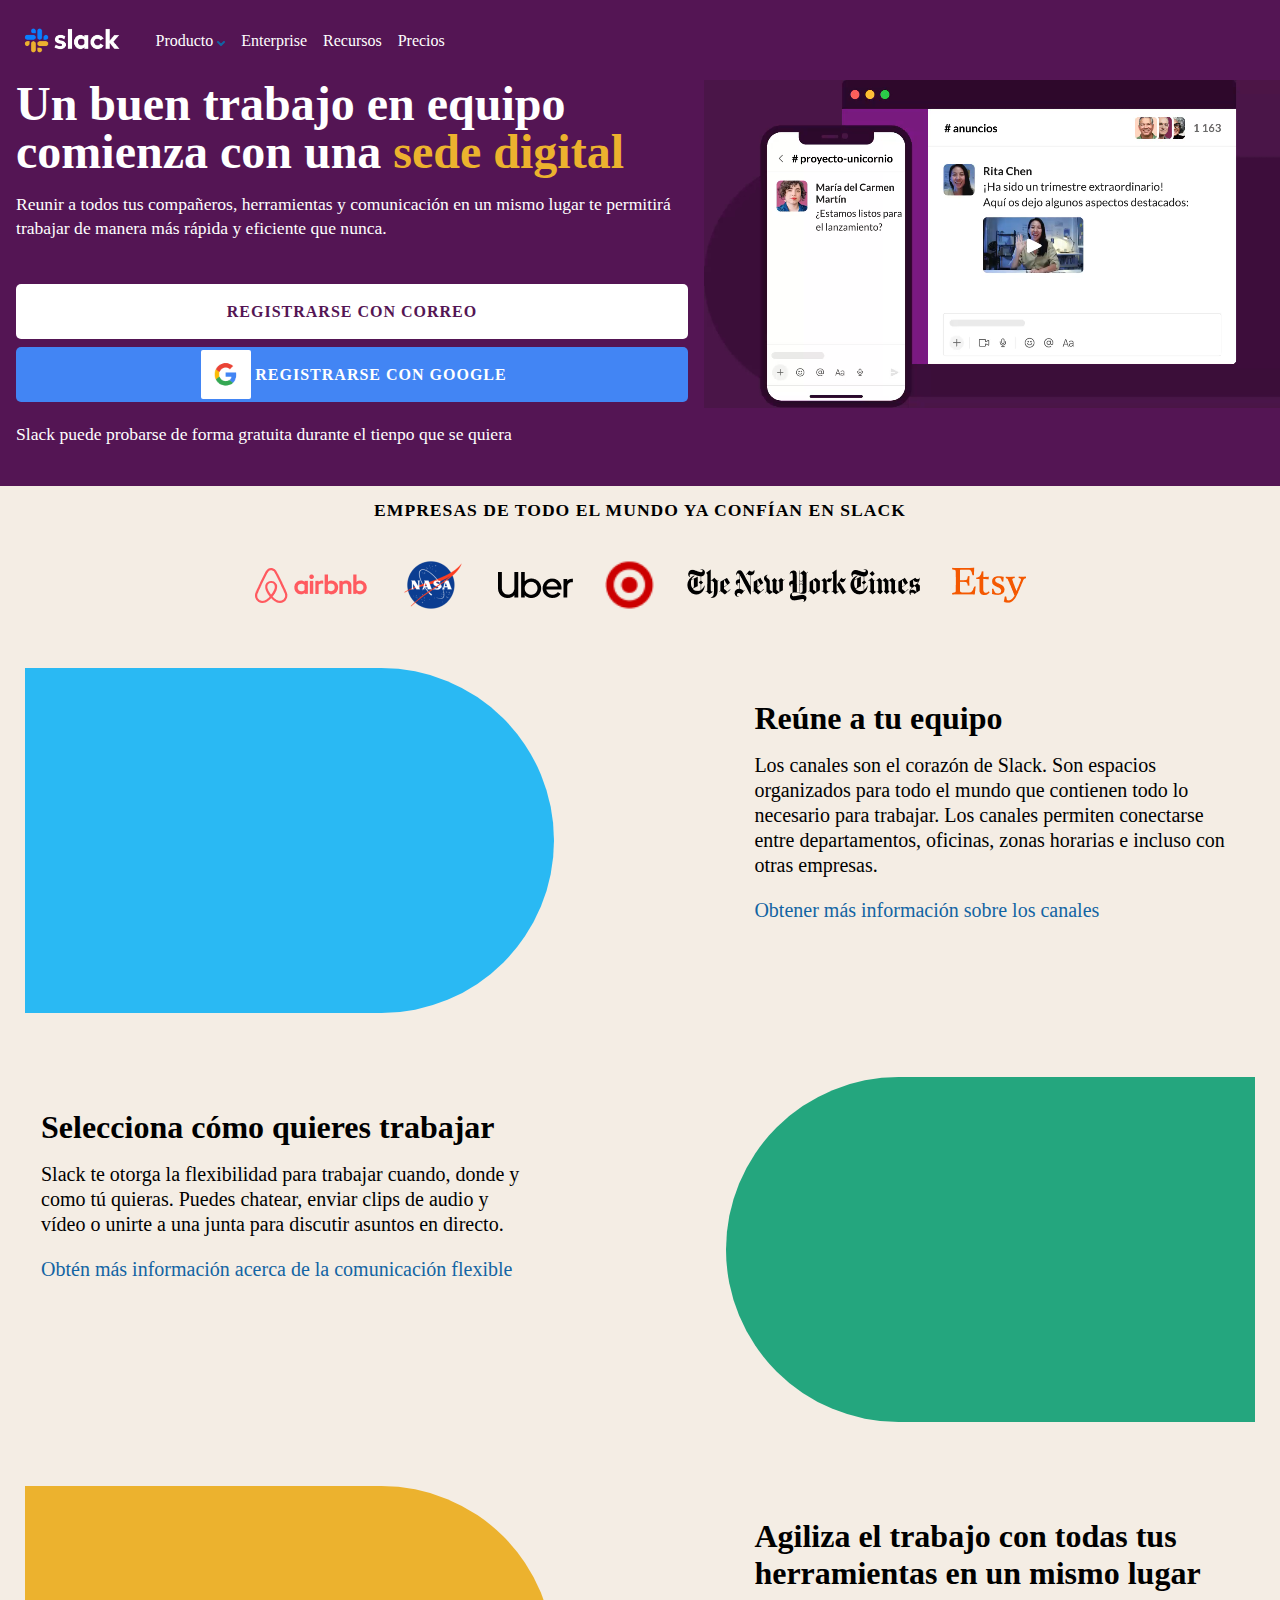
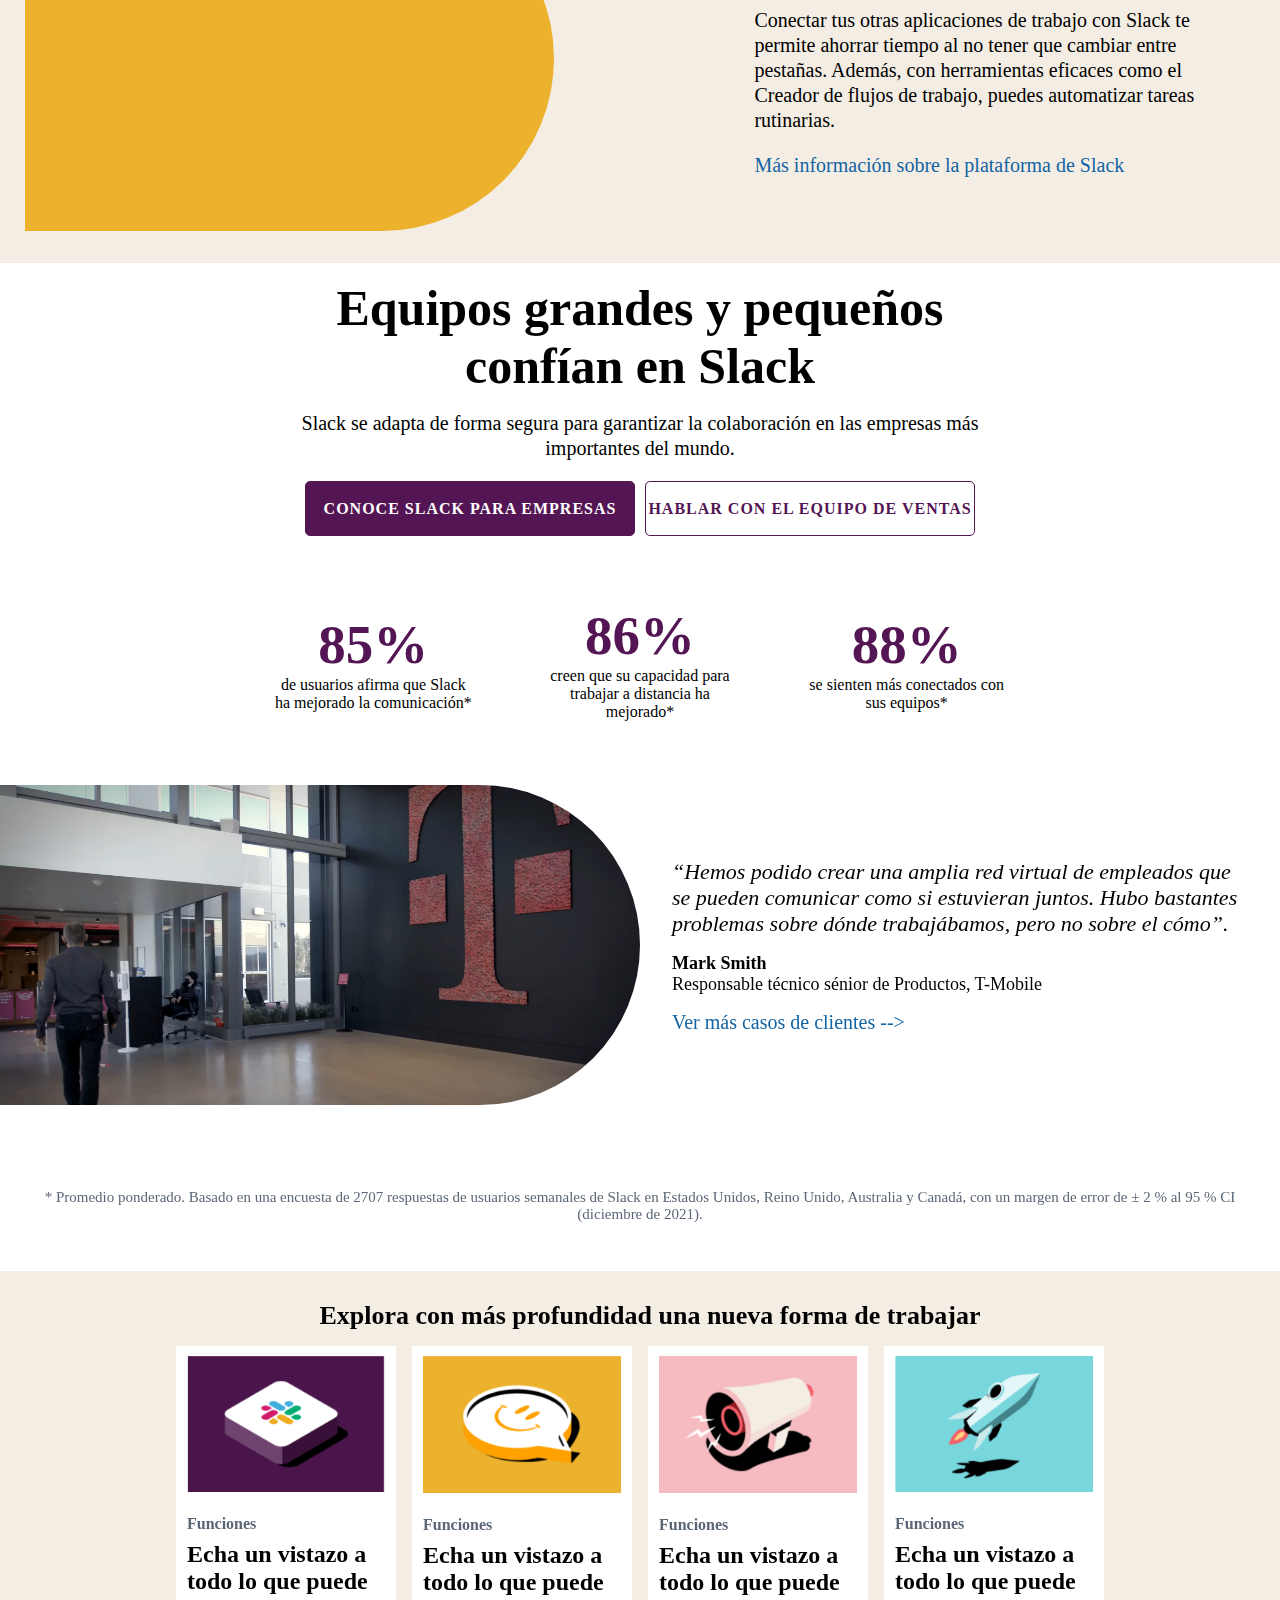
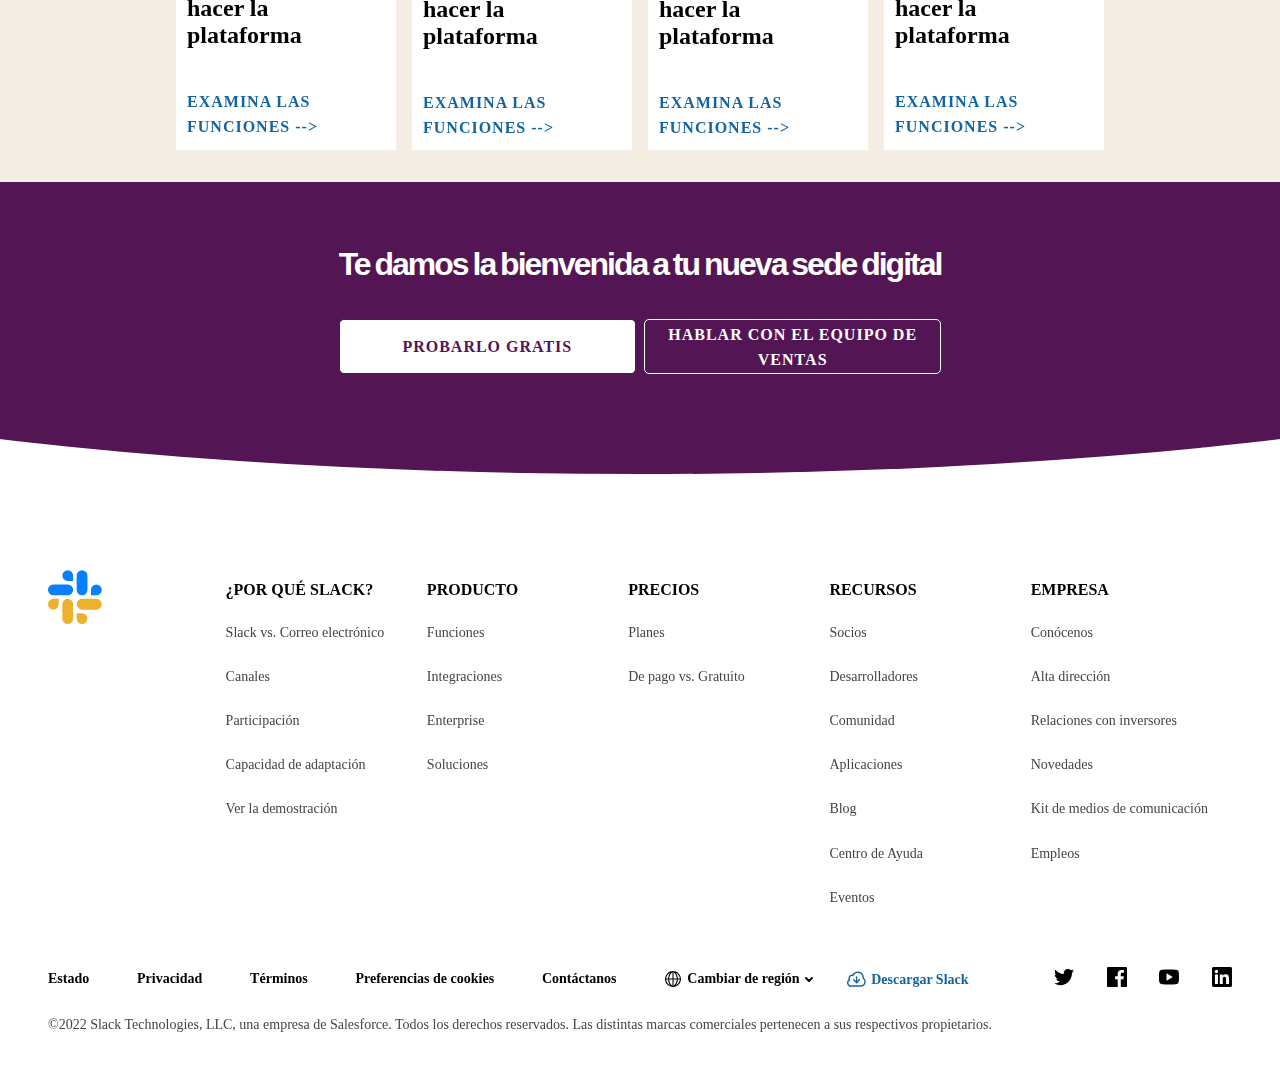
<file: slack/index.html>
<!DOCTYPE html>
<html lang="en">
  <head>
    <meta charset="UTF-8" />
    <meta http-equiv="X-UA-Compatible" content="IE=edge" />
    <meta name="viewport" content="width=device-width, initial-scale=1.0" />
    <link rel="stylesheet" href="./styles/index.css" />
    <title>Slack es tu sede digital | Slack</title>
  </head>
  <body>
  <div id="root">
      <header class="header">
        <div class="container">
          <!-- NAVBAR -->
          <nav class="nav">
            <div class="nav__logo">
              <img src="./assets/icons/logo-purple.png" alt="slack logo" />
            </div>
            <ul class="nav__list">
              <li class="nav__list--items"><a href="#">Producto</a>
                <span><img src="./assets/icons/chevron_down_small.svg" alt="icono flecha desplegable" srcset=""></span>
              </li>
              <li class="nav__list--items"><a href="#">Enterprise</a></li>
              <li class="nav__list--items"><a href="#">Recursos</a></li>
              <li class="nav__list--items"><a href="#">Precios</a></li>
            </ul>
            <div class="nav__hamburger">
              <span></span>
            </div>
          </nav>
          <!-- BILLBOARD -->
          <section class="billboard">
            <div class="billboard-content">
              <h1 class="billboard__title">
                Un buen trabajo en equipo comienza con una
                <span>sede digital</span>
              </h1>
              <p class="billboard__caption">
                Reunir a todos tus compañeros, herramientas y comunicación en un
                mismo lugar te permitirá trabajar de manera más rápida y eficiente
                que nunca.
              </p>
              <div class="billboard-register">
                <a href="#" class="billboard-register__btn"
                  >registrarse con correo</a
                >
                <a href="#" class="billboard-register__btn google"
                  ><div class="google__icon">
                    <img src="./assets/icons/logo-google.png" alt="logo de google">
                  </div>
                  registrarse con google</a
                >
                <p class="billboard__caption">
                  Slack puede probarse de forma gratuita durante el tienpo que se quiera
                </p>
              </div>
            </div>
            <div class="billboard__graphic">
              <video loop autoplay muted>
                <source src="./assets/videos/header.mp4" 
                type="video/mp4"
                >
              </video>
            </div>
          </section>
        </div>
      </header>
      <!-- MAIN -->
      <main class="hero">
        <section class="hero-companies">
          <div class="container">
            <h2>EMPRESAS DE TODO EL MUNDO YA CONFÍAN EN SLACK</h2>
          <div class="hero-companies__logos">
            <span>
              <img src="./assets/icons/airbnb-logo.png" alt="airbnb logo" />
            </span>
            <span>
              <img src="./assets/icons/logo-nasa.png" alt="nasa logo" />
            </span>
            <span>
              <img src="./assets/icons/uber.png" alt="uber logo" />
            </span>
            <span>
              <img src="./assets/icons/target-logo.png" alt="target logo" />
            </span>
            <span>
              <img src="./assets/icons/nyt.png" alt="new york times logo" />
            </span>
            <span>
              <img src="./assets/icons/logo-etsy.png" alt="etsy logo" />
            </span>
          </div>
          </div>
        </section>
        <section class="hero-channels hero-block">
          <div class="container">
            <div class="hero__img"></div>
            <div class="hero__content">
              <h2>Reúne a tu equipo</h2>
              <p>
                Los canales son el corazón de Slack. Son espacios organizados para
                todo el mundo que contienen todo lo necesario para trabajar. Los
                canales permiten conectarse entre departamentos, oficinas, zonas
                horarias e incluso con otras empresas.
              </p>
              <a href="#">Obtener más información sobre los canales</a>
            </div>
          </div>
        </section>
        <section class="hero-comunication hero-block">
          <div class="container">
            <div class="hero__img"></div>
            <div class="hero__content">
              <h2>Selecciona cómo quieres trabajar</h2>
              <p>
                Slack te otorga la flexibilidad para trabajar cuando, donde y como
                tú quieras. Puedes chatear, enviar clips de audio y vídeo o unirte
                a una junta para discutir asuntos en directo.
              </p>
              <a href="#"
                >Obtén más información acerca de la comunicación flexible</a
              >
            </div>
          </div>
        </section>
        <section class="hero-tools hero-block">
          <div class="container">
                    <div class="hero__img"></div>
          <div class="hero__content">
            <h2>
              Agiliza el trabajo con todas tus herramientas en un mismo lugar
            </h2>
            <p>
              Conectar tus otras aplicaciones de trabajo con Slack te permite
              ahorrar tiempo al no tener que cambiar entre pestañas. Además, con
              herramientas eficaces como el Creador de flujos de trabajo, puedes
              automatizar tareas rutinarias.
            </p>
            <a href="#">Más información sobre la plataforma de Slack</a>
          </div>  
          </div>
        </section>
        <section class="hero-trust">
          <div class="container">
                      <div class="hero-trust__content">
            <h2>Equipos grandes y pequeños confían en Slack</h2>
            <p>
              Slack se adapta de forma segura para garantizar la colaboración en
              las empresas más importantes del mundo.
            </p>
            <div class="hero-trust__buttons">
              <a href="#" class="hero-trust__btn">CONOCE SLACK PARA EMPRESAS</a>
              <a href="#" class="hero-trust__btn">HABLAR CON EL EQUIPO DE VENTAS</a>
            </div>
          </div>
          <div class="hero-trust__statistics">
            <div class="statistic-block">
              <figure class="statistic-block__data">85%</figure>
              <figcaption class="statistic-block__caption">
                de usuarios afirma que Slack ha mejorado la comunicación*
              </figcaption>
            </div>
            <div class="statistic-block">
              <figure class="statistic-block__data">86%</figure>
              <figcaption class="statistic-block__caption">
                creen que su capacidad para trabajar a distancia ha mejorado*
              </figcaption>
            </div>
            <div class="statistic-block">
              <figure class="statistic-block__data">88%</figure>
              <figcaption class="statistic-block__caption">
                se sienten más conectados con sus equipos*
              </figcaption>
            </div>
          </div>
          </div>

        </section>
        <section class="hero-testimonial">
          <div class="container">
            <div class="testimonial__video">
              <video autoplay muted loop>
                <source src="./assets/videos/testimonial.mp4">
              </video>
            </div>
            <div class="testimonial__quote">
              <blockquote>
                “Hemos podido crear una amplia red virtual de 
                empleados que se pueden comunicar como si estuvieran juntos. 
                Hubo bastantes problemas sobre dónde trabajábamos, pero no 
                sobre el cómo”.
              </blockquote>
              <address>
                <p class="name">Mark Smith</p> 
                <p class="position">Responsable técnico sénior de Productos, T-Mobile</p>
              </address>
              <a href="#">Ver más casos de clientes --></a>
            </div>
            <div class="testimonial__caption">
              * Promedio ponderado. Basado en una encuesta de 2707 respuestas de usuarios 
              semanales de Slack en Estados Unidos, Reino Unido, Australia y Canadá, con un 
              margen de error de ± 2 % al 95 % CI (diciembre de 2021).
            </div>
          </div>
        </section>
        <section class="hero-features">
          <div class="container">
            <h2>Explora con más profundidad una nueva forma de trabajar</h2>
            <div class="features-cards">
              <div class="features-card card-1">
                <div class="features-card__img">
                  <img src="./assets/images/slack.png" alt="logo de slack en relive">
                </div>
                <div class="features-card__content">
                  <p>Funciones</p>
                  <h3>Echa un vistazo a todo lo que puede hacer la plataforma</h3>
                  <a href="#">Examina las funciones  --></a>
                </div>
              </div>
              <div class="features-card card-2">
                <div class="features-card__img">
                  <img src="./assets/images/comment.png" alt="logo de slack en relive">
                </div>
                <div class="features-card__content">
                  <p>Funciones</p>
                  <h3>Echa un vistazo a todo lo que puede hacer la plataforma</h3>
                  <a href="#">Examina las funciones  --></a>
                </div>
              </div>
              <div class="features-card card-2">
                <div class="features-card__img">
                  <img src="./assets/images/altavoz.png" alt="logo de slack en relive">
                </div>
                <div class="features-card__content">
                  <p>Funciones</p>
                  <h3>Echa un vistazo a todo lo que puede hacer la plataforma</h3>
                  <a href="#">Examina las funciones  --></a>
                </div>
              </div>
              <div class="features-card card-2">
                <div class="features-card__img">
                  <img src="./assets/images/cohete.png" alt="logo de slack en relive">
                </div>
                <div class="features-card__content">
                  <p>Funciones</p>
                  <h3>Echa un vistazo a todo lo que puede hacer la plataforma</h3>
                  <a href="#">Examina las funciones  --></a>
                </div>
              </div>
              <div class="features-slider">
                <span class="features-slider__dot selected"></span>
                <span class="features-slider__dot"></span>
                <span class="features-slider__dot"></span>
                <span class="features-slider__dot"></span>
              </div>
            </div>
          </div>
        </section>
        <section class="hero-signup">
          <div class="container">
            <h2>Te damos la bienvenida a tu nueva sede digital</h2>
            <div class="hero-signup__buttons">
              <a href="#" class="hero-signup__btn">PROBARLO GRATIS</a>
              <a href="#" class="hero-signup__btn">HABLAR CON EL EQUIPO DE VENTAS</a>
            </div>
          </div>
        </section>
      </main>
      <!-- FOOTER -->
      <footer class="footer">
        <div class="container">
          <div class="footer__logo">
            <!-- <img src="./assets/icons/logo-icon.png" alt="logo de salck"> -->
            <svg width="54" height="54" class="c-nav--footer__svgicon c-slackhash" viewBox="0 0 54 54" xmlns="http://www.w3.org/2000/svg">
              <g fill="none" fill-rule="evenodd">
                <path d="M19.712.133a5.381 5.381 0 0 0-5.376 5.387 5.381 5.381 0 0 0 
                5.376 5.386h5.376V5.52A5.381 5.381 0 0 0 19.712.133m0 14.365H5.376A5.381 
                5.381 0 0 0 0 19.884a5.381 5.381 0 0 0 5.376 5.387h14.336a5.381 5.381 0 
                0 0 5.376-5.387 5.381 5.381 0 0 0-5.376-5.386" fill="#097eff">
                </path>
                <path d="M53.76 19.884a5.381 5.381 0 0 0-5.376-5.386 5.381 5.381 0 0 
                0-5.376 5.386v5.387h5.376a5.381 5.381 0 0 0 5.376-5.387m-14.336 
                0V5.52A5.381 5.381 0 0 0 34.048.133a5.381 5.381 0 0 0-5.376 
                5.387v14.364a5.381 5.381 0 0 0 5.376 5.387 5.381 5.381 0 0 0 
                5.376-5.387" fill="#097eff">
                </path>
                <path d="M34.048 54a5.381 5.381 0 0 0 5.376-5.387 5.381 5.381 0 
                0 0-5.376-5.386h-5.376v5.386A5.381 5.381 0 0 0 34.048 54m0-14.365h14.336a5.381 5.381 0 0 0 5.376-5.386 5.381 5.381 0 0 0-5.376-5.387H34.048a5.381 5.381 0 0 0-5.376 5.387 5.381 5.381 0 0 0 5.376 5.386" fill="#ecb12f">
                </path>
                <path d="M0 34.249a5.381 5.381 0 0 0 5.376 5.386 5.381 5.381 0 0 0 
                5.376-5.386v-5.387H5.376A5.381 5.381 0 0 0 0 34.25m14.336-.001v14.364A5.381
                5.381 0 0 0 19.712 54a5.381 5.381 0 0 0 5.376-5.387V34.25a5.381 5.381 0 0 
                0-5.376-5.387 5.381 5.381 0 0 0-5.376 5.387" fill="#ecb12f">
                </path>
              </g>
            </svg>
          </div>
          <div class="footer-FAQ">
            <div class="FAQ-block">
              <h4>¿POR QUÉ SLACK?</h4>
              <ul class="FAQ-list">
                  <li class="FAQ-list__item">
                    <a href="#">Slack vs. Correo electrónico</a>
                  </li>
                  <li class="FAQ-list__item">
                    <a href="#">Canales</a>
                  </li>
                  <li class="FAQ-list__item">
                    <a href="#">Participación</a>
                  </li>
                  <li class="FAQ-list__item">
                    <a href="#">Capacidad de adaptación</a>
                  </li>
                  <li class="FAQ-list__item">
                    <a href="#">Ver la demostración</a>
                  </li>
              </ul>
            </div>
            <div class="FAQ-block">
              <h4>PRODUCTO</h4>
              <ul class="FAQ-list">
                  <li class="FAQ-list__item">
                    <a href="#">Funciones</a>
                  </li>
                  <li class="FAQ-list__item">
                    <a href="#">Integraciones</a>
                  </li>
                  <li class="FAQ-list__item">
                    <a href="#">Enterprise</a>
                  </li>
                  <li class="FAQ-list__item">
                    <a href="#">Soluciones</a>
                  </li>
              </ul>
            </div>
            <div class="FAQ-block">
              <h4>PRECIOS</h4>
              <ul class="FAQ-list">
                  <li class="FAQ-list__item">
                    <a href="#">Planes</a>
                  </li>
                  <li class="FAQ-list__item">
                    <a href="#">De pago vs. Gratuito</a>
                  </li>
            </div>
            <div class="FAQ-block">
              <h4>RECURSOS</h4>
              <ul class="FAQ-list">
                  <li class="FAQ-list__item">
                    <a href="#">Socios</a>
                  </li>
                  <li class="FAQ-list__item">
                    <a href="#">Desarrolladores</a>
                  </li>
                  <li class="FAQ-list__item">
                    <a href="#">Comunidad</a>
                  </li>
                  <li class="FAQ-list__item">
                    <a href="#">Aplicaciones</a>
                  </li>
                  <li class="FAQ-list__item">
                    <a href="#">Blog</a>
                  </li>
                  <li class="FAQ-list__item">
                    <a href="#">Centro de Ayuda</a>
                  </li>
                  <li class="FAQ-list__item">
                    <a href="#">Eventos</a>
                  </li>
              </ul>
            </div>
            <div class="FAQ-block">
              <h4>EMPRESA</h4>
              <ul class="FAQ-list">
                  <li class="FAQ-list__item">
                    <a href="#">Conócenos</a>
                  </li>
                  <li class="FAQ-list__item">
                    <a href="#">Alta dirección</a>
                  </li>
                  <li class="FAQ-list__item">
                    <a href="#">Relaciones con inversores</a>
                  </li>
                  <li class="FAQ-list__item">
                    <a href="#">Novedades</a>
                  </li>
                  <li class="FAQ-list__item">
                    <a href="#">Kit de medios de comunicación</a>
                  </li>
                  <li class="FAQ-list__item">
                    <a href="#">Empleos</a>
                  </li>
              </ul>
            </div>
          </div>
          <div class="footer-legal">
            <ul class="legal-list">
              <li class="legal-list__item">Estado</li>
              <li class="legal-list__item">Privacidad</li>
              <li class="legal-list__item">Términos</li>
              <li class="legal-list__item">Preferencias de cookies</li>
              <li class="legal-list__item">Contáctanos</li>
              <li class="legal-list__item">
                <svg class="legal-list__globe-icon" width="18" height="18" viewBox="0 0 100 100"><path d="M50.008 5.874c-11.308 0-22.613 4.3-31.219 12.906-17.211 17.211-17.211 45.226 0 62.438 17.211 17.21 45.195 17.21 62.406 0 17.212-17.212 17.243-45.227.032-62.438-8.606-8.606-19.912-12.906-31.22-12.906zm-3.125 6.125h.125v34.969H28.914c.58-10.29 4.095-20.385 10.594-28.157 2.27-2.715 4.757-4.983 7.375-6.812zm6.125 0h.062a38 38 0 0 1 7.407 6.812c6.498 7.772 10.014 17.866 10.593 28.157H53.008v-34.97zm-18.094 2.937c-7.508 8.978-11.557 20.412-12.156 32.032H11.977c.687-8.725 4.343-17.25 11.03-23.938a38.166 38.166 0 0 1 11.907-8.094zm30.219.062a38.176 38.176 0 0 1 11.812 8.063c6.685 6.685 10.369 15.19 11.063 23.906H77.227c-.598-11.59-4.623-23-12.094-31.969zm-53.156 37.97h10.78c.59 11.638 4.638 23.07 12.157 32.062a38.133 38.133 0 0 1-11.875-8.063c-6.7-6.7-10.376-15.258-11.062-24zm16.937 0h18.094V88.03h-.063c-2.644-1.838-5.146-4.135-7.437-6.875-6.512-7.787-10.025-17.876-10.594-28.188zm24.094 0H71.07c-.568 10.31-4.082 20.4-10.593 28.187-2.298 2.747-4.817 5.034-7.47 6.875V52.967zm24.219 0h10.812c-.679 8.741-4.39 17.295-11.094 24A38.07 38.07 0 0 1 65.04 85.06c.01-.011.022-.02.031-.031 7.52-8.992 11.568-20.424 12.157-32.063z"></path></svg>
                Cambiar de región
                <svg class="legal-list__chevron-icon" xmlns="http://www.w3.org/2000/svg" width="8" height="5" viewBox="0 0 8 5" fill="none"><path d="M7 1L4 4L1 1" stroke="#000000" stroke-width="2" stroke-linecap="round" stroke-linejoin="round"/></svg>
              </li>
            </ul>
            <a href="#" class="legal-download__link">
              <svg class="c-nav--footer__download-icon" width="19" height="16" fill="none" xmlns="http://www.w3.org/2000/svg"><path d="M3.75938 15.7354C3.07813 15.7354 2.45 15.5572 1.875 15.2009C1.3 14.8445 0.84375 14.3641 0.50625 13.7597C0.16875 13.1552 0 12.4966 0 11.784C0 11.135 0.140625 10.5273 0.421875 9.96101C0.709375 9.39471 1.1 8.93021 1.59375 8.56753C1.4875 8.19212 1.43438 7.8167 1.43438 7.44129C1.43438 6.72864 1.60313 6.07008 1.94063 5.46561C2.27813 4.86113 2.73438 4.38391 3.30938 4.03395C3.88438 3.67763 4.50938 3.49947 5.18438 3.49947C5.28438 3.49947 5.43438 3.50583 5.63438 3.51855C6.19063 2.57684 6.93125 1.83238 7.85625 1.28517C8.7875 0.737961 9.7875 0.464355 10.8563 0.464355C11.9625 0.464355 12.9875 0.75705 13.9313 1.34244C14.875 1.92146 15.6219 2.70728 16.1719 3.6999C16.7281 4.69251 17.0063 5.77421 17.0063 6.94498C17.5563 7.40948 17.9844 7.97896 18.2906 8.65343C18.5969 9.3279 18.75 10.0437 18.75 10.8009C18.75 11.6917 18.5375 12.5157 18.1125 13.2729C17.6938 14.0301 17.125 14.6282 16.4063 15.0672C15.6938 15.5126 14.9125 15.7354 14.0625 15.7354H3.75938ZM14.0625 14.3037C14.6562 14.3037 15.2031 14.1478 15.7031 13.836C16.2094 13.5179 16.6094 13.0916 16.9031 12.5571C17.1969 12.0162 17.3438 11.4308 17.3438 10.8009C17.3438 10.1646 17.1969 9.57923 16.9031 9.04475C16.6094 8.5039 16.2156 8.07758 15.7219 7.7658C15.6656 7.73399 15.625 7.69899 15.6 7.66081C15.5813 7.62263 15.5719 7.57173 15.5719 7.5081C15.5719 7.45084 15.575 7.3713 15.5813 7.26949C15.5938 7.16769 15.6 7.06588 15.6 6.96407C15.6 6.04781 15.3875 5.20155 14.9625 4.42527C14.5375 3.64899 13.9594 3.03497 13.2281 2.58321C12.5031 2.12508 11.7125 1.89601 10.8563 1.89601C10.2063 1.89601 9.59063 2.02963 9.00938 2.29688C8.42813 2.55775 7.91875 2.9268 7.48125 3.40402C7.04375 3.88124 6.70625 4.42527 6.46875 5.03611C6.43125 5.13792 6.375 5.18882 6.3 5.18882C6.25625 5.18882 6.2125 5.17609 6.16875 5.15064C5.8625 5.0043 5.53438 4.93112 5.18438 4.93112C4.75938 4.93112 4.36562 5.04247 4.00313 5.26517C3.64687 5.48788 3.3625 5.7933 3.15 6.18143C2.94375 6.56321 2.84063 6.98316 2.84063 7.44129C2.84063 7.74671 2.8875 8.03941 2.98125 8.31937C3.08125 8.59298 3.21875 8.84113 3.39375 9.06383C3.4375 9.11474 3.45938 9.16246 3.45938 9.207C3.45938 9.26427 3.40625 9.30244 3.3 9.32153C2.94375 9.39152 2.62188 9.54423 2.33438 9.77966C2.04688 10.0151 1.81875 10.3078 1.65 10.6577C1.4875 11.0077 1.40625 11.3831 1.40625 11.784C1.40625 12.2421 1.50938 12.6652 1.71563 13.0534C1.92813 13.4352 2.21563 13.7406 2.57812 13.9696C2.94062 14.1923 3.33438 14.3037 3.75938 14.3037H14.0625ZM9.60938 12.3948C9.42188 12.3948 9.25625 12.3216 9.1125 12.1753L6.3 9.32153C6.1625 9.18155 6.09375 9.01611 6.09375 8.82523C6.09375 8.62798 6.1625 8.45936 6.3 8.31937C6.44375 8.17303 6.6125 8.09985 6.80625 8.09985C6.99375 8.09985 7.15625 8.16984 7.29375 8.30983L8.90625 9.94192V5.95237C8.90625 5.74876 8.97188 5.58014 9.10313 5.44652C9.24063 5.30653 9.40938 5.23654 9.60938 5.23654C9.79063 5.23654 9.95625 5.30653 10.1063 5.44652C10.2438 5.57378 10.3125 5.74239 10.3125 5.95237V9.94192L11.9344 8.30983C12.0719 8.16984 12.2344 8.09985 12.4219 8.09985C12.5969 8.09985 12.7688 8.17939 12.9375 8.33846C13.0625 8.45936 13.125 8.61843 13.125 8.81568C13.125 9.01929 13.0563 9.18791 12.9188 9.32153L10.1063 12.1753C9.95 12.3216 9.78438 12.3948 9.60938 12.3948Z" fill="#1264A3"></path></svg>
              Descargar Slack</a>
            <div class="legal-social">
              <span class="legal-social__icon">
                <!-- <img src="" alt=""> -->
                <svg class="c-nav--footer__svgicon" width="20" height="20" version="1" viewBox="0 0 32 32" xmlns="http://www.w3.org/2000/svg"><path d="M31.993 6.077c-1.177.523-2.44.876-3.77 1.033 1.355-.812 2.396-2.098 2.887-3.63-1.27.75-2.673 1.3-4.168 1.592C25.744 3.797 24.038 3 22.15 3c-3.626 0-6.563 2.938-6.563 6.563 0 .514.057 1.016.17 1.496C10.3 10.783 5.464 8.17 2.227 4.2c-.565.97-.89 2.098-.89 3.3 0 2.28 1.16 4.287 2.92 5.465-1.076-.035-2.088-.33-2.973-.82v.08c0 3.182 2.26 5.835 5.264 6.438-.55.15-1.13.23-1.73.23-.423 0-.833-.04-1.233-.117.834 2.606 3.26 4.504 6.13 4.558-2.245 1.76-5.075 2.81-8.15 2.81-.53 0-1.053-.03-1.566-.09C2.905 27.914 6.355 29 10.062 29c12.072 0 18.675-10 18.675-18.675 0-.284-.008-.568-.02-.85 1.283-.925 2.395-2.08 3.276-3.398z"></path></svg>
              </span>
              <span class="legal-social__icon">
                <!-- <img src="" alt=""> -->
                <svg class="c-nav--footer__svgicon" width="20" height="20" viewBox="0 0 16 16" xmlns="http://www.w3.org/2000/svg"><path d="M15.115 0H.885A.883.883 0 0 0 0 .885v14.23c0 .49.395.885.885.885h7.659V9.803h-2.09v-2.4h2.09V5.62c0-2.069 1.27-3.189 3.104-3.189.875 0 1.643.053 1.867.096v2.155h-1.291c-1.003 0-1.184.469-1.184 1.173v1.547h2.379l-.31 2.4H11.04V16h4.075c.49 0 .885-.395.885-.885V.885A.883.883 0 0 0 15.115 0z" fill-rule="evenodd"></path></svg>
              </span>
              <span class="legal-social__icon">
                <!-- <img src="" alt=""> -->
                <svg version="1" class="c-nav--footer__svgicon" width="20" height="20" viewBox="0 0 32 32" xmlns="http://www.w3.org/2000/svg"><path d="M31.67 9.18s-.312-2.354-1.27-3.39c-1.218-1.358-2.58-1.366-3.206-1.443C22.717 4 16.002 4 16.002 4h-.015s-6.715 0-11.19.347c-.626.077-1.988.085-3.206 1.443C.635 6.826.32 9.18.32 9.18S0 11.94 0 14.7v2.59c0 2.762.32 5.522.32 5.522s.312 2.352 1.27 3.386c1.22 1.358 2.816 1.317 3.528 1.46 2.56.26 10.877.342 10.877.342s6.722-.012 11.2-.355c.624-.08 1.987-.088 3.204-1.446.956-1.036 1.27-3.388 1.27-3.388s.32-2.76.32-5.523V14.7c0-2.76-.32-5.522-.32-5.522z"></path><path fill="#FFF" d="M12 10v12l10-6"></path></svg>
              </span>
              <span class="legal-social__icon">
                <!-- <img src="" alt=""> -->
                <svg class="c-nav--footer__svgicon" width="20" height="20" viewBox="0 0 16 16" xmlns="http://www.w3.org/2000/svg"><path d="M14.816 0C15.466 0 16 .512 16 1.152v13.696c0 .63-.533 1.152-1.184 1.152H1.184C.534 16 0 15.477 0 14.848V1.152C0 .512.533 0 1.184 0zM3.563 4.96a1.382 1.382 0 0 0 0-2.763c-.768 0-1.376.619-1.376 1.376 0 .768.608 1.387 1.376 1.387zm10.069 4.49c0-2.058-.437-3.637-2.848-3.637-1.152 0-1.92.63-2.24 1.227h-.032V5.995H6.24v7.637h2.368V9.856c0-.992.181-1.963 1.419-1.963 1.216 0 1.237 1.142 1.237 2.027v3.712h2.368zM2.368 13.633h2.379V5.995H2.368z" fill-rule="evenodd"></path></svg>
              </span>
            </div>
          </div>
          <div class="footer-caption">
            <p>
              ©2022 Slack Technologies, LLC, una empresa de Salesforce. Todos los derechos 
              reservados. Las distintas marcas comerciales pertenecen a sus respectivos 
              propietarios.
            </p>
          </div>
        </div>
      </footer>
    </div>
  </body>
</html>
</file>
<file: slack/styles/index.css>
.hero-signup__btn, .hero-trust__btn, .billboard-register__btn {
  text-transform: uppercase;
  font-size: 1rem;
  font-weight: 600;
  letter-spacing: 1px;
  text-align: center;
  align-items: center;
  display: flex;
  justify-content: center;
  height: 55px;
  width: 100%;
  margin: 4px 0;
  border-radius: 5px;
}

* {
  margin: 0;
  padding: 0;
  box-sizing: border-box;
}

a {
  text-decoration: none;
  color: #1264a3;
}
a:hover {
  cursor: pointer;
}

#root {
  width: 100vw;
  font-family: Calibri, "Helvetica neue";
  overflow-x: hidden;
  display: flex;
  flex-direction: column;
  justify-content: center;
}

h2 {
  font-size: 32px;
}

p, a {
  font-size: 20px;
  line-height: 25px;
}

.header {
  background-color: #541554;
  display: flex;
  justify-content: center;
}

.container {
  max-width: 1345px;
  justify-self: center;
}

.nav {
  height: 80px;
  width: 100vw;
  display: flex;
  justify-content: space-between;
}
.nav__logo {
  display: flex;
  align-items: center;
}
.nav__logo img {
  height: 35px;
  margin-left: 20px;
  align-self: center;
}
.nav__list {
  width: -webkit-fit-content;
  width: -moz-fit-content;
  width: fit-content;
  list-style: none;
  display: none;
  align-items: center;
  margin-left: 2rem;
}
.nav__list--items {
  padding: 0 1rem 0 0;
}
.nav__list--items a {
  color: white;
  font-size: 16px;
}
.nav__hamburger {
  width: 80px;
  height: 80px;
  display: flex;
  flex-direction: column;
  justify-content: center;
  align-items: center;
}
.nav__hamburger span::after, .nav__hamburger span::before, .nav__hamburger span {
  width: 17px;
  height: 2px;
  background-color: white;
  border-radius: 2px;
}
.nav__hamburger span::before {
  content: "";
  display: block;
  position: relative;
  bottom: 4px;
}
.nav__hamburger span::after {
  content: "";
  display: block;
  position: relative;
  top: 4px;
}

.billboard {
  display: block;
}
.billboard-content {
  padding: 0 1rem;
}
.billboard__title {
  font-size: 3rem;
  color: white;
  text-align: center;
  font-family: Calibri;
  line-height: 3rem;
}
.billboard__title span {
  color: #ecb22e;
}
.billboard__caption {
  color: white;
  font-size: 1.1rem;
  font-weight: 500;
  padding: 1rem 0;
  line-height: 1.5rem;
  text-align: center;
}
.billboard-register {
  display: flex;
  flex-direction: column;
  margin: 1.5rem 0;
}
.billboard-register__btn:first-child {
  background-color: white;
  color: #541554;
}
.billboard-register__btn.google {
  background-color: #4285f4;
  color: white;
}
.billboard-register p {
  display: none;
}
.billboard .google__icon {
  width: 50px;
  height: 49px;
  margin: 4px;
  background-color: white;
  border-radius: 2px;
  display: flex;
}
.billboard .google__icon img {
  height: 70%;
  margin: auto;
}
.billboard__graphic {
  width: 100vw;
}
.billboard__graphic video {
  width: inherit;
}

.hero-block {
  padding: 2rem 0;
  display: flex;
  flex-direction: column;
}
.hero-block .hero__content {
  padding: 1rem;
}
.hero-block .hero__content h2 {
  margin: 1rem 0;
}
.hero-block .hero__content p, .hero-block .hero__content a {
  margin-bottom: 20px;
}
.hero-block:nth-child(odd) .hero__img {
  width: 325px;
  height: 400px;
  border-radius: 200px 0 0 200px;
  align-self: flex-end;
}
.hero-block:nth-child(even) .hero__img {
  width: 325px;
  height: 400px;
  border-radius: 0 200px 200px 0;
}
.hero-companies {
  background-color: #f4ede4;
  display: flex;
  justify-content: center;
}
.hero-companies h2 {
  font-size: 1rem;
  text-align: center;
  padding: 1rem 3rem;
  font-size: 1.1rem;
  line-height: 1rem;
  letter-spacing: 1px;
}
.hero-companies__logos {
  padding: 1rem 0;
  display: flex;
  flex-wrap: wrap;
  justify-content: center;
}
.hero-companies__logos span {
  height: 70px;
  margin: 0 1rem;
  display: flex;
  align-items: center;
}
.hero-companies__logos span img {
  align-items: center;
  min-width: 50px;
}
.hero-channels {
  background-color: #f4ede4;
  display: flex;
  justify-content: center;
}
.hero-channels .container {
  width: 100%;
}
.hero-channels .hero__img {
  background-color: #2ab9f3;
}
.hero-comunication {
  background-color: #f4ede4;
  display: flex;
  justify-content: center;
}
.hero-comunication .container {
  width: 100%;
}
.hero-comunication .hero__img {
  background-color: #24a67e;
}
.hero-tools {
  background-color: #f4ede4;
  display: flex;
  justify-content: center;
}
.hero-tools .container {
  width: 100%;
}
.hero-tools .hero__img {
  background-color: #ecb22e;
}
.hero-trust {
  background-color: white;
  display: flex;
  justify-content: center;
}
.hero-trust__content {
  margin: 1rem 1rem;
  max-width: 768px;
}
.hero-trust__content h2 {
  margin: 1rem;
  text-align: center;
}
.hero-trust__content p {
  text-align: center;
}
.hero-trust__buttons {
  margin: 1rem 0;
  display: flex;
  flex-direction: column;
  gap: 10px;
  align-items: center;
}
.hero-trust__btn {
  max-width: 330px;
}
.hero-trust__btn:first-child {
  background-color: #541554;
  border: 1px solid #541554;
  color: white;
}
.hero-trust__btn:last-child {
  background-color: white;
  border: 1px solid #541554;
  color: #541554;
}
.hero-trust__statistics {
  margin: 1rem;
  display: flex;
  flex-direction: column;
  align-items: center;
}
.hero-trust__statistics .statistic-block {
  display: flex;
  flex-direction: column;
  align-items: center;
  width: 200px;
  margin: 1rem 0;
}
.hero-trust__statistics .statistic-block__data {
  color: #541554;
  font-size: 55px;
  font-weight: 900;
}
.hero-trust__statistics .statistic-block__caption {
  text-align: center;
}
.hero-testimonial {
  background-color: white;
  display: flex;
  justify-content: center;
}
.hero-testimonial .container {
  display: flex;
  flex-wrap: wrap;
  flex-direction: column;
}
.hero-testimonial .testimonial__video {
  width: 98%;
}
.hero-testimonial .testimonial__video video {
  width: inherit;
  height: inherit;
  border-radius: 0 200px 200px 0;
}
.hero-testimonial .testimonial__quote {
  margin: 4rem 2rem 0;
  padding-bottom: 2rem;
}
.hero-testimonial .testimonial__quote blockquote {
  font-size: 22px;
  font-weight: lighter;
  font-style: italic;
}
.hero-testimonial .testimonial__quote address {
  font-style: normal;
  margin: 1rem 0;
}
.hero-testimonial .testimonial__quote address p {
  font-size: 18px;
  line-height: 1.3rem;
}
.hero-testimonial .testimonial__quote address .name {
  font-weight: bold;
}
.hero-testimonial .testimonial__caption {
  margin: 80px 1rem 1rem 1rem;
  text-align: center;
  font-size: 15px;
  color: #5b6776;
}
.hero-features {
  background-color: #f4ede4;
  display: flex;
  justify-content: center;
}
.hero-features h2 {
  font-size: 26px;
  line-height: 1.8rem;
  text-align: center;
  margin: 15px 10px;
  padding-top: 1rem;
}
.hero-features .features-card {
  width: 300px;
  background-color: white;
  display: flex;
  flex-direction: column;
  align-items: center;
  padding-bottom: 10px;
  margin: 0 auto;
}
.hero-features .features-card__img {
  width: 90%;
  margin: 10px 0;
}
.hero-features .features-card__img img {
  width: 100%;
}
.hero-features .features-card__content {
  width: 90%;
}
.hero-features .features-card__content p {
  font-size: 16px;
  font-weight: 600;
  color: #5b6776;
  margin: 5px 0;
}
.hero-features .features-card__content h3 {
  font-size: 24px;
  margin-bottom: 40px;
}
.hero-features .features-card__content a {
  text-transform: uppercase;
  font-size: 16px;
  font-weight: 600;
  letter-spacing: 1px;
}
.hero-features .card-2 {
  display: none;
}
.hero-features .features-slider {
  width: 150px;
  height: -webkit-fit-content;
  height: -moz-fit-content;
  height: fit-content;
  margin: 1rem 0;
  display: flex;
  justify-content: space-evenly;
  margin: 2rem auto 0;
  padding-bottom: 1rem;
}
.hero-features .features-slider__dot {
  width: 15px;
  height: 15px;
  border-radius: 50%;
  background-color: rgba(0, 0, 0, 0.201);
}
.hero-features .features-slider .selected {
  background-color: #541554;
}
.hero-signup {
  background-color: #541554;
  display: flex;
  justify-content: center;
  color: white;
  padding: 2rem 10px 4rem !important;
  -webkit-clip-path: ellipse(95% 80% at 50% 20%);
          clip-path: ellipse(95% 80% at 50% 20%);
}
.hero-signup h2 {
  margin-top: 2rem;
  padding: 0 1rem;
  font-size: 2rem;
  letter-spacing: -2px;
  word-spacing: -2px;
  font-family: "Helvetica Neue", sans-serif;
  text-align: center;
}
.hero-signup__buttons {
  margin: 2rem 1rem;
  display: grid;
  gap: 0.5rem;
}
.hero-signup__btn:first-child {
  background-color: white;
  border: 1px solid #541554;
  color: #541554;
}
.hero-signup__btn:last-child {
  background-color: #541554;
  border: 1px solid white;
  color: white;
}

.footer {
  background-color: white;
  padding: 4rem 1rem 2rem;
  display: flex;
  justify-content: center;
}
.footer-FAQ {
  margin-top: 2rem;
  margin-bottom: 1.5rem;
}
.footer-FAQ::after {
  content: "";
  position: absolute;
  height: 2px;
  width: 90%;
  background-color: rgb(235, 234, 235);
  margin-top: 1rem;
}
.footer-FAQ .FAQ-block h4 {
  height: 40px;
  display: flex;
  justify-content: space-between;
  align-items: center;
}
.footer-FAQ .FAQ-block h4::after {
  content: url(../assets/icons/chrevron_right.svg);
  padding-right: 0.5rem;
}
.footer-FAQ .FAQ-list {
  display: none;
  list-style: none;
}
.footer-FAQ .FAQ-list__item {
  margin: 0.6rem 0;
}
.footer-FAQ .FAQ-list a {
  color: #424542;
  font-size: 14px;
}
.footer-FAQ .FAQ-list a:hover {
  color: #1264a3;
}
.footer-legal .legal-list {
  list-style: none;
}
.footer-legal .legal-list__item {
  font-size: 1rem;
  font-weight: 600;
  line-height: 3rem;
  display: flex;
  flex-direction: row;
}
.footer-legal .legal-list__item svg {
  align-self: center;
  margin-right: 5px;
}
.footer-legal .legal-list__chevron-icon {
  margin-left: 5px;
}
.footer-legal .legal-social {
  display: flex;
  justify-content: space-between;
  margin: 1.5rem 0;
}
.footer-legal .legal-download__link {
  font-size: 1rem;
  font-weight: 600;
  margin: 1rem 0;
  display: flex;
  flex-direction: row;
}
.footer-legal .legal-download__link svg {
  align-self: center;
  margin-right: 5px;
}
.footer-caption {
  width: 100%;
}
.footer-caption p {
  font-size: 14px;
  color: #424542;
  line-height: 1.2rem;
}

@media (min-width: 480px) {
  .footer .container {
    width: 100%;
  }
  .footer__logo {
    width: 15%;
    position: relative;
    top: 0;
    left: 0;
  }
  .footer-FAQ {
    display: grid;
    grid-template-rows: 2;
    grid-template-columns: 1fr 1fr 1fr;
  }
  .footer-FAQ::after {
    max-width: 1345px;
    display: none;
  }
  .footer-FAQ h4::after {
    display: none;
  }
  .footer-FAQ .FAQ-block {
    word-wrap: break-word;
    height: -webkit-fit-content;
    height: -moz-fit-content;
    height: fit-content;
  }
  .footer-FAQ .FAQ-list {
    display: flex;
    flex-direction: column;
  }
  .footer-legal {
    width: 100%;
    display: flex;
    flex-direction: column;
  }
  .footer-caption p {
    text-align: left;
  }
}
@media (min-width: 768px) {
  .billboard {
    display: flex;
    flex-direction: row;
  }
  .billboard-content {
    width: 55%;
  }
  .billboard__graphic {
    width: 45%;
  }
  .billboard__graphic video {
    width: 100%;
  }
  .billboard__title {
    text-align: left;
  }
  .billboard__caption {
    text-align: left;
  }
  .billboard-register p {
    display: flex;
  }
  .hero-trust__buttons {
    flex-direction: row;
    justify-content: center;
  }
  .hero-trust__statistics {
    flex-direction: row;
    justify-content: space-around;
    margin: 3rem 0;
  }
  .hero-features {
    display: flex;
    flex-wrap: wrap;
    justify-content: center;
    padding-bottom: 2rem;
  }
  .hero-features .features-cards {
    width: -webkit-fit-content;
    width: -moz-fit-content;
    width: fit-content;
    max-width: 850px;
    display: flex;
    flex-wrap: wrap;
    gap: 1rem 1rem;
    justify-content: center;
  }
  .hero-features h2 {
    width: 100%;
  }
  .hero-features .features-card {
    margin: 0;
  }
  .hero-features .card-2 {
    display: flex;
  }
  .hero-features .features-slider {
    display: none;
  }
  .footer .container {
    padding: 0 2rem;
  }
  .footer .legal-list {
    display: flex;
    justify-content: flex-start;
  }
  .footer .legal-list__item {
    padding: 0 0.5rem 0 0;
  }
  .footer .legal-download__link {
    justify-content: flex-start;
  }
  .footer .legal-social {
    justify-self: flex-end;
    justify-content: flex-start;
  }
  .footer .legal-social__icon {
    padding: 0 0.5rem;
  }
}
@media (min-width: 1025px) {
  .hero-trust__content h2 {
    font-size: 50px;
  }
  .hero-block .container {
    display: flex;
    flex-direction: row;
    height: 345px;
    justify-content: space-between;
    max-width: 1230px;
    max-height: 350px;
    margin: 0 auto;
  }
  .hero-block .container .hero__content {
    width: 42%;
  }
  .hero-block .container .hero__img {
    width: 43%;
    height: inherit;
  }
  .hero-comunication .container {
    flex-direction: row-reverse;
  }
  .hero-features .container .features-cards {
    max-width: 1230px;
  }
  .hero-features .container .features-card {
    width: 220px;
  }
  .hero-testimonial .container {
    flex-direction: row;
  }
  .hero-testimonial .testimonial {
    flex-direction: row;
  }
  .hero-testimonial .testimonial__video {
    width: 50%;
  }
  .hero-testimonial .testimonial__video video {
    width: 100%;
    border-radius: 0 500px 500px 0;
  }
  .hero-testimonial .testimonial__quote {
    width: 50%;
    margin: 0;
    display: flex;
    flex-direction: column;
    justify-content: center;
    padding: 2rem;
  }
  .hero-testimonial .testimonial__caption {
    width: 100%;
    padding-bottom: 2rem;
  }
  .hero-signup__buttons {
    display: flex;
  }
  .hero-signup__buttons__btn {
    padding: 0 3rem;
    width: -webkit-fit-content;
    width: -moz-fit-content;
    width: fit-content;
  }
  .footer .container {
    display: flex;
    flex-wrap: wrap;
    justify-content: space-evenly;
  }
  .footer__logo {
    width: 15%;
    margin: 2rem 0;
  }
  .footer-FAQ {
    width: 85%;
    display: flex;
  }
  .footer-FAQ::after {
    max-width: 1345px;
    display: none;
  }
  .footer-FAQ h4::after {
    display: none;
  }
  .footer-FAQ .FAQ-block {
    width: 20%;
    word-wrap: break-word;
  }
  .footer-FAQ .FAQ-list {
    display: flex;
    flex-direction: column;
  }
}
@media (min-width: 1080px) {
  .nav {
    justify-content: flex-start;
  }
  .nav__list {
    display: flex;
  }
  .nav__hamburger {
    display: none;
  }
  .footer-legal {
    width: 100%;
    display: flex;
    flex-direction: row;
    justify-content: space-between;
  }
  .footer-legal .legal-list {
    width: 65%;
    display: flex;
    justify-content: space-between;
  }
  .footer-legal .legal-list__item {
    padding: 0;
    font-size: 14px;
    margin: auto 0;
  }
  .footer-legal .legal-download__link {
    width: 15%;
    font-size: 14px;
    margin: auto 0;
  }
  .footer-legal .legal-social {
    width: 15%;
    justify-content: space-between;
    justify-self: flex-end;
  }
  .footer-legal .legal-social__icon {
    padding: 0;
  }
}/*# sourceMappingURL=index.css.map */
</file>
